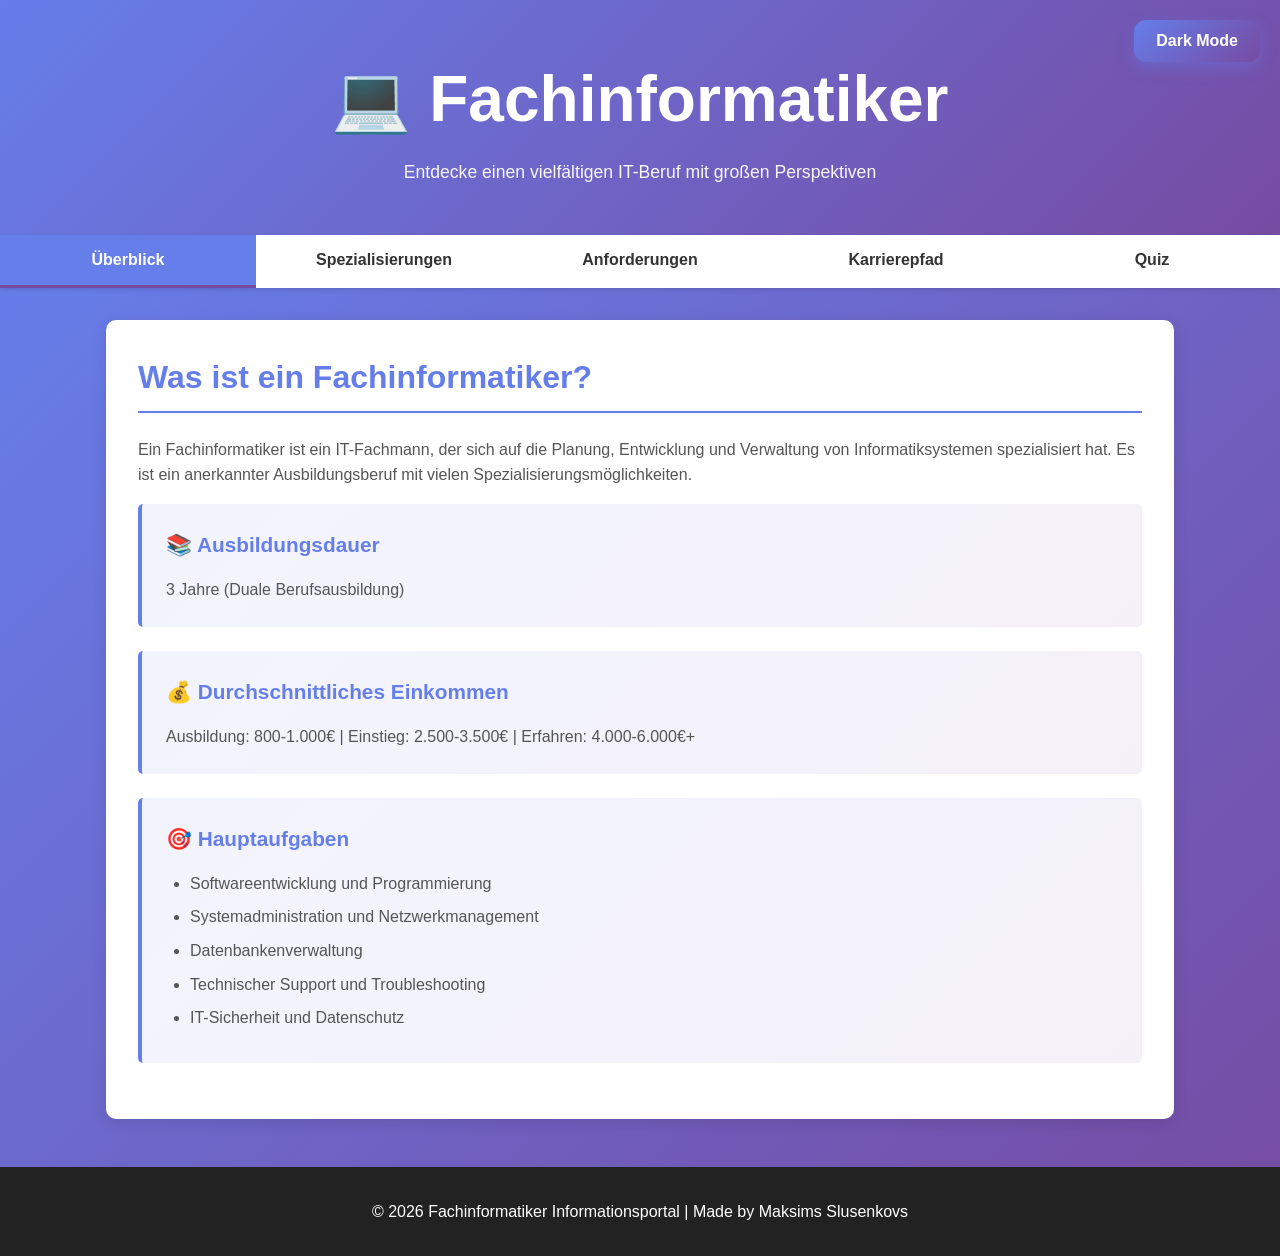
<file: index.html>
<!DOCTYPE html>
<html lang="de">
<head>
  <meta charset="UTF-8">
  <meta name="viewport" content="width=device-width, initial-scale=1.0">
  <title>Fachinformatiker - Berufsinformation</title>
  <link rel="stylesheet" href="style.css">
</head>
<body>

  <header>
    <h1>💻 Fachinformatiker</h1>
    <p>Entdecke einen vielfältigen IT-Beruf mit großen Perspektiven</p>
    <button id="darkModeToggle">Dark Mode</button>
  </header>

  <nav class="nav-tabs">
    <button class="nav-btn active" data-section="overview">Überblick</button>
    <button class="nav-btn" data-section="specializations">Spezialisierungen</button>
    <button class="nav-btn" data-section="requirements">Anforderungen</button>
    <button class="nav-btn" data-section="career">Karrierepfad</button>
    <button class="nav-btn" data-section="quiz">Quiz</button>
  </nav>

  <main>
    <!-- Überblick -->
    <section id="overview" class="content-section active">
      <h2>Was ist ein Fachinformatiker?</h2>
      <p>Ein Fachinformatiker ist ein IT-Fachmann, der sich auf die Planung, Entwicklung und Verwaltung von Informatiksystemen spezialisiert hat. Es ist ein anerkannter Ausbildungsberuf mit vielen Spezialisierungsmöglichkeiten.</p>
      
      <div class="info-box">
        <h3>📚 Ausbildungsdauer</h3>
        <p>3 Jahre (Duale Berufsausbildung)</p>
      </div>

      <div class="info-box">
        <h3>💰 Durchschnittliches Einkommen</h3>
        <p>Ausbildung: 800-1.000€ | Einstieg: 2.500-3.500€ | Erfahren: 4.000-6.000€+</p>
      </div>

      <div class="info-box">
        <h3>🎯 Hauptaufgaben</h3>
        <ul class="ddd">
          <li>Softwareentwicklung und Programmierung</li>
          <li>Systemadministration und Netzwerkmanagement</li>
          <li>Datenbankenverwaltung</li>
          <li>Technischer Support und Troubleshooting</li>
          <li>IT-Sicherheit und Datenschutz</li>
        </ul>
      </div>
    </section>

    <!-- Spezialisierungen -->
    <section id="specializations" class="content-section">
      <h2>Spezialisierungsrichtungen</h2>
      <p>Fachinformatiker können sich auf verschiedene Bereiche spezialisieren:</p>

      <div class="spec-toggle">
        <button class="toggle-btn" data-spec="anwendungsentwicklung">
          📱 Anwendungsentwicklung
        </button>
        <div id="anwendungsentwicklung" class="spec-content hidden">
          <h4>Anwendungsentwicklung</h4>
          <p>Spezialist für die Entwicklung von Software und Anwendungen</p>
          <ul>
            <li>Programmierung in verschiedenen Sprachen (Java, Python, C++, etc.)</li>
            <li>Web- und Mobile-Apps entwickeln</li>
            <li>Softwarearchitektur und Design Patterns</li>
            <li>Testing und Qualitätssicherung</li>
          </ul>
        </div>
      </div>

      <div class="spec-toggle">
        <button class="toggle-btn" data-spec="systemintegration">
          🔧 Systemintegration
        </button>
        <div id="systemintegration" class="spec-content hidden">
          <h4>Systemintegration</h4>
          <p>Spezialist für IT-Infrastruktur und Systemverwaltung</p>
          <ul>
            <li>Netzwerk- und Serveradministration</li>
            <li>IT-Sicherheit und Firewalls</li>
            <li>Backup und Disaster Recovery</li>
            <li>Hardware-Management und Installation</li>
          </ul>
        </div>
      </div>

      <div class="spec-toggle">
        <button class="toggle-btn" data-spec="datenbanken">
          🗄️ Datenbanken
        </button>
        <div id="datenbanken" class="spec-content hidden">
          <h4>Datenbankentwicklung</h4>
          <p>Spezialist für Datenverwaltung und -analyse</p>
          <ul>
            <li>SQL und NoSQL Datenbanken</li>
            <li>Datenbankdesign und -optimierung</li>
            <li>Data Warehousing</li>
            <li>Backup und Wiederherstellung</li>
          </ul>
        </div>
      </div>
      <div class="spec-toggle">
      <button class="toggle-btn" data-spec="digitale-vernetzung">
        🌐 Digitale Vernetzung
      </button>
      <div id="digitale-vernetzung" class="spec-content hidden">
      <h4>Digitale Vernetzung</h4>
      <p>Spezialist für IT-Systeme und Netzwerktechnik</p>
      <ul>
        <li>Netzwerkplanung und -konfiguration</li>
        <li>Router, Switches und Firewalls</li>
        <li>IT-Sicherheit und Verschlüsselung</li>
        <li>Cloud- und Serverlösungen</li>
      </ul>
    </div>
  </div>
    </section>

    <!-- Anforderungen -->
    <section id="requirements" class="content-section">
      <h2>Anforderungen & Fähigkeiten</h2>
      
      <h3>Technische Fähigkeiten</h3>
      <div class="skill-list">
        <div class="skill-item">
          <span>Programmierung</span>
          <div class="skill-bar"><div class="skill-fill" style="width: 90%;"></div></div>
        </div>
        <div class="skill-item">
          <span>Netzwerke</span>
          <div class="skill-bar"><div class="skill-fill" style="width: 85%;"></div></div>
        </div>
        <div class="skill-item">
          <span>Betriebssysteme</span>
          <div class="skill-bar"><div class="skill-fill" style="width: 88%;"></div></div>
        </div>
        <div class="skill-item">
          <span>Datenbanken</span>
          <div class="skill-bar"><div class="skill-fill" style="width: 82%;"></div></div>
        </div>
      </div>

      <h3>Persönliche Eigenschaften</h3>
      <ul>
        <li>✅ Logisches Denkvermögen</li>
        <li>✅ Problemlösungsfähigkeit</li>
        <li>✅ Geduld und Aufmerksamkeit für Details</li>
        <li>✅ Kommunikationsfähigkeit</li>
        <li>✅ Kontinuierliches Lernvermögen</li>
      </ul>

      <h3>Schulische Voraussetzungen</h3>
      <p>Idealerweise: Mittlere Reife oder Abitur, gute Noten in Mathematik und Informatik</p>
    </section>

    <!-- Karrierepfad -->
    <section id="career" class="content-section">
      <h2>Karrierepfad & Perspektiven</h2>
      
      <div class="career-path">
        <div class="career-step">
          <h4>Ausbildung</h4>
          <p>3 Jahre Duale Ausbildung</p>
        </div>
        <div class="arrow">→</div>
        <div class="career-step">
          <h4>Junior Dev/Admin</h4>
          <p>1-2 Jahre Einstiegserfahrung</p>
        </div>
        <div class="arrow">→</div>
        <div class="career-step">
          <h4>Senior/Spezialist</h4>
          <p>3-5+ Jahre Erfahrung</p>
        </div>
        <div class="arrow">→</div>
        <div class="career-step">
          <h4>Führung/Architektur</h4>
          <p>Teamleitung oder IT-Architektur</p>
        </div>
      </div>

      <h3>Weitere Entwicklungsmöglichkeiten</h3>
      <ul>
        <li>Weiterbildung zum Techniker (2 Jahre)</li>
        <li>Master-Studium (2 Jahre)</li>
        <li>Spezialisierungen (Zertifikate: AWS, Azure, Cisco, etc.)</li>
        <li>Selbstständigkeit/Freelancing</li>
      </ul>

      <h3>Arbeitgeber</h3>
      <p>Fachinformatiker sind in nahezu allen Branchen gefragt:</p>
      <ul>
        <li>IT-Unternehmen</li>
        <li>Banken und Versicherungen</li>
        <li>Industrie und Produktion</li>
        <li>E-Commerce und Startups</li>
        <li>Behörden und öffentliche Dienste</li>
      </ul>
    </section>

    <!-- Quiz -->
  
<section id="quiz" class="content-section">
  <h2>Fachinformatiker-Quiz</h2>
  <p>Teste Dein Wissen! Welche Aussagen stimmen?</p>

  <div class="quiz-container">

    <div class="quiz-question" data-question="1">
      <p><strong>1. Ein Fachinformatiker arbeitet oft im Team?</strong></p>
      <button class="quiz-option" data-answer="true">✓ Richtig</button>
      <button class="quiz-option" data-answer="false">✗ Falsch</button>
    </div>

    <div class="quiz-question" data-question="2">
      <p><strong>2. Fachinformatiker müssen keine Kunden beraten?</strong></p>
      <button class="quiz-option" data-answer="false">✓ Richtig</button>
      <button class="quiz-option" data-answer="true">✗ Falsch</button>
    </div>

    <div class="quiz-question" data-question="3">
      <p><strong>3. Es gibt die Fachrichtung Anwendungsentwicklung?</strong></p>
      <button class="quiz-option" data-answer="true">✓ Richtig</button>
      <button class="quiz-option" data-answer="false">✗ Falsch</button>
    </div>

    <div class="quiz-question" data-question="4">
      <p><strong>4. Ein Fachinformatiker installiert und wartet IT-Systeme?</strong></p>
      <button class="quiz-option" data-answer="true">✓ Richtig</button>
      <button class="quiz-option" data-answer="false">✗ Falsch</button>
    </div>

    <div class="quiz-question" data-question="5">
      <p><strong>5. Mathematik und logisches Denken sind unwichtig?</strong></p>
      <button class="quiz-option" data-answer="false">✓ Richtig</button>
      <button class="quiz-option" data-answer="true">✗ Falsch</button>
    </div>

    <div class="quiz-question" data-question="6">
      <p><strong>6. Die Ausbildung ist eine duale Ausbildung?</strong></p>
      <button class="quiz-option" data-answer="true">✓ Richtig</button>
      <button class="quiz-option" data-answer="false">✗ Falsch</button>
    </div>

  </div>

  <button id="checkBtn">Quiz prüfen</button>
  <button id="resetBtn">Zurücksetzen</button>

  <p id="finalResult"></p>
</section>


    </section>
  </main>

  <footer>
    <p>&copy; 2026 Fachinformatiker Informationsportal | Made by Maksims Slusenkovs</p>
  </footer>

  <script src="script.js"></script>
</body>
</html>
</file>
<file: style.css>
* {
  margin: 0;
  padding: 0;
  box-sizing: border-box;
}

body {
  font-family: 'Segoe UI', Tahoma, Geneva, Verdana, sans-serif;
  background: linear-gradient(135deg, #667eea 10%, #764ba2 100%);
  color: #333;
  line-height: 1.6;
  min-height: 100vh;
}

header {
  background: linear-gradient(135deg, #667eea 0%, #764ba2 100%);
  color: white;
  padding: 3rem 2rem;
  text-align: center;
  box-shadow: 0 4px 6px rgba(0, 0, 0, 0.1);
}

header h1 {
  font-size: 4rem;
  margin-bottom: 0.5rem;
  font-weight: 700;
}

header p {
  font-size: 1.1rem;
  opacity: 0.95;
}

nav.nav-tabs {
  background: white;
  padding: 0;
  display: flex;
  flex-wrap: wrap;
  gap: 0;
  box-shadow: 0 2px 4px rgba(0, 0, 0, 0.1);
  position: sticky;
  top: 0;
  z-index: 100;
}

.nav-btn {
  flex: 1;
  padding: 1rem;
  border: none;
  background: white;
  color: #333;
  font-size: 1rem;
  font-weight: 600;
  cursor: pointer;
  transition: all 0.3s ease;
  border-bottom: 3px solid transparent;
  min-width: 100px;
}

.nav-btn:hover {
  background: rgb(213, 213, 213);
}

.nav-btn.active {
  background: #667eea;
  color: white;
  border-bottom: 3px solid #764ba2;
}

main {
  max-width: 1100px;
  margin: 2rem auto;
  padding: 0 1rem;
}

.content-section {
  display: none;
  background: white;
  padding: 2rem;
  border-radius: 10px;
  box-shadow: 0 4px 15px rgba(0, 0, 0, 0.1);
  animation: fadeIn 0.3s ease-in;
}

.content-section.active {
  display: block;
}

@keyframes fadeIn {
  from {
    opacity: 0;
    transform: translateY(10px);
  }
  to {
    opacity: 1;
    transform: translateY(0);
  }
}

.content-section h2 {
  color: #667eea;
  margin-bottom: 1.5rem;
  font-size: 2rem;
  border-bottom: 2px solid #667eea;
  padding-bottom: 0.5rem;
}

.content-section h3 {
  color: #764ba2;
  margin-top: 1.5rem;
  margin-bottom: 1rem;
  font-size: 1.3rem;
}

.content-section h4 {
  color: #667eea;
  margin-bottom: 0.5rem;
}

.content-section p {
  margin-bottom: 1rem;
  color: #555;
}

.content-section ul {
  margin-left: 1.5rem;
  margin-bottom: 1rem;
}

.content-section li {
  margin-bottom: 0.5rem;
  color: #555;
}

/* Info Boxes */
.info-box {
  background: linear-gradient(135deg, #667eea15 0%, #764ba215 100%);
  border-left: 4px solid #667eea;
  padding: 1.5rem;
  margin-bottom: 1.5rem;
  border-radius: 5px;
}

.info-box h3 {
  color: #667eea;
  margin-top: 0;
}

.info-box p {
  margin-bottom: 0;
}

.info-box ul {
  margin-bottom: 0;
}

/* Specializations */
.spec-toggle {
  margin-bottom: 1rem;
}

.toggle-btn {
  width: 100%;
  padding: 1rem;
  background: #667eea;
  color: white;
  border: none;
  border-radius: 5px;
  font-size: 1rem;
  font-weight: 600;
  cursor: pointer;
  transition: all 0.3s ease;
  text-align: left;
  display: flex;
  justify-content: space-between;
  align-items: center;
}

.toggle-btn:hover {
  background: #764ba2;
  transform: translateX(5px);
}

.toggle-btn::after {
  content: '▼';
  transition: transform 0.3s ease;
  display: inline-block;
}

.toggle-btn.active::after {
  transform: rotate(180deg);
}

.spec-content {
  background: #f9f9f9;
  padding: 1.5rem;
  margin-top: 0.5rem;
  border-radius: 5px;
  border-left: 4px solid #764ba2;
  animation: slideDown 0.3s ease-in;
}

.spec-content.hidden {
  display: none;
}

@keyframes slideDown {
  from {
    opacity: 0;
    max-height: 0;
  }
  to {
    opacity: 1;
    max-height: 500px;
  }
}

.spec-content h4 {
  margin-top: 0;
}

.spec-content ul {
  margin-bottom: 0;
}

/* Skills */
.skill-list {
  margin-bottom: 1.5rem;
}

.skill-item {
  margin-bottom: 1.5rem;
}

.skill-item span {
  display: block;
  margin-bottom: 0.5rem;
  font-weight: 600;
  color: #333;
}

.skill-bar {
  background: #e0e0e0;
  height: 20px;
  border-radius: 10px;
  overflow: hidden;
}

.skill-fill {
  background: linear-gradient(90deg, #667eea, #764ba2);
  height: 100%;
  border-radius: 10px;
  transition: width 0.5s ease;
}

/* Career Path */
.career-path {
  display: flex;
  justify-content: space-between;
  align-items: center;
  margin: 2rem 0;
  gap: 1rem;
  flex-wrap: wrap;
}

.career-step {
  flex: 1;
  background: linear-gradient(135deg, #667eea15 0%, #764ba215 100%);
  padding: 1.5rem;
  border-radius: 10px;
  border: 2px solid #667eea;
  text-align: center;
  min-width: 150px;
  transition: transform 0.3s ease;
}

.career-step:hover {
  transform: translateY(-5px);
  box-shadow: 0 4px 15px rgba(102, 126, 234, 0.2);
}

.career-step h4 {
  margin-bottom: 0.5rem;
  color: #667eea;
}

.career-step p {
  margin-bottom: 0;
  font-size: 0.9rem;
  color: #666;
}

.arrow {
  font-size: 1.5rem;
  color: #667eea;
  font-weight: bold;
  text-align: center;
  min-width: 30px;
}

/* Quiz */
.quiz-container {
  margin: 2rem 0;
}

.quiz-question {
  background: #f9f9f9;
  padding: 1.5rem;
  margin-bottom: 1.5rem;
  border-radius: 8px;
  border-left: 4px solid #667eea;
}

.quiz-question p:first-child {
  margin-bottom: 1rem;
  font-size: 1.05rem;
}

.quiz-option {
  background: #667eea;
  color: white;
  border: none;
  padding: 0.75rem 1.5rem;
  margin-right: 1rem;
  margin-bottom: 0.5rem;
  border-radius: 5px;
  cursor: pointer;
  font-weight: 600;
  transition: all 0.3s ease;
}

.quiz-option:hover {
  background: #764ba2;
  transform: scale(1.05);
}

.quiz-result {
  margin-top: 0.5rem;
  font-weight: 600;
  font-size: 1.1rem;
}

.reset-btn {
  background: #e74c3c;
  color: white;
  border: none;
  padding: 0.75rem 2rem;
  border-radius: 5px;
  cursor: pointer;
  font-weight: 600;
  font-size: 1rem;
  transition: all 0.3s ease;
}

.reset-btn:hover {
  background: #c0392b;
  transform: scale(1.05);
}

/* Footer */
footer {
  background: #222;
  color: white;
  text-align: center;
  padding: 2rem;
  margin-top: 3rem;
}

footer p {
  margin: 0;
}
/* Toggle Button */
.spec-toggle {
  margin-bottom: 1rem;
}

.toggle-btn {
  width: 100%;
  padding: 1rem;
  background: linear-gradient(135deg, #667eea, #764ba2);
  color: white;
  border: none;
  border-radius: 8px;
  font-size: 1rem;
  font-weight: 600;
  cursor: pointer;
  display: flex;
  justify-content: space-between;
  align-items: center;
  transition: all 0.3s ease;
}

.toggle-btn:hover {
  transform: translateX(5px);
  background: linear-gradient(135deg, #764ba2, #667eea);
}

/* Pfeil */
.toggle-btn::after {
  content: "▼";
  transition: transform 0.3s ease;
}

.toggle-btn.active::after {
  transform: rotate(180deg);
}

/* Content */
.spec-content {
  background: #f5f5f5;
  padding: 1rem;
  margin-top: 0.5rem;
  border-radius: 8px;
  border-left: 4px solid #667eea;
  animation: fadeIn 0.3s ease-in;
}

.spec-content.hidden {
  display: none;
}

/* Kleine Animation */
@keyframes fadeIn {
  from {
    opacity: 0;
    transform: translateY(-5px);
  }
  to {
    opacity: 1;
    transform: translateY(0);
  }
}
/* Responsive */
@media (max-width: 768px) {
  header h1 {
    font-size: 2rem;
  }

  nav.nav-tabs {
    flex-direction: column;
  }

  .nav-btn {
    min-width: 100%;
    border-bottom: none;
    border-left: 3px solid transparent;
  }

  .nav-btn.active {
    border-left: 3px solid #764ba2;
    border-bottom: none;
  }

  .career-path {
    flex-direction: column;
  }

  .arrow {
    transform: rotate(90deg);
  }

  .quiz-option {
    display: block;
    width: 100%;
    margin-right: 0;
    margin-bottom: 0.5rem;
  }

  .content-section {
    padding: 1rem;
  }

  main {
    margin: 1rem auto;
  }
}
.quiz-option {
  padding: 10px 18px;
  margin: 5px;
  border-radius: 8px;
  border: 2px solid #3498db;
  background: #3498db;
  cursor: pointer;
  transition: 0.2s;
}

.quiz-option:hover {
  background: #3498db;
  color: white;
}

.quiz-option.selected {
  background: #2ecc71;
  color: white;
  border-color: #27ae60;
}
#checkBtn,
#resetBtn {
  padding: 12px 25px;
  margin: 15px 10px 0 0;
  border: none;
  border-radius: 10px;
  font-size: 16px;
  font-weight: 600;
  cursor: pointer;
  transition: all 0.3s ease;
}

/* Quiz prüfen Button */
#checkBtn {
  background: linear-gradient(135deg, #2ecc71, #27ae60);
  color: white;
  box-shadow: 0 4px 10px rgba(39, 174, 96, 0.3);
}

#checkBtn:hover {
  transform: translateY(-3px);
  box-shadow: 0 6px 15px rgba(39, 174, 96, 0.4);
}

/* Reset Button */
#resetBtn {
  background: linear-gradient(135deg, #e74c3c, #c0392b);
  color: white;
  box-shadow: 0 4px 10px rgba(231, 76, 60, 0.3);
}

#resetBtn:hover {
  transform: translateY(-3px);
  box-shadow: 0 6px 15px rgba(231, 76, 60, 0.4);
}
/* Dark Mode Grundfarben */
body.dark-mode {
  background: #121212;
  color: #ffffff;
}
body.dark-mode{
  color: white;
}
body.dark-mode ul{
  color: white;
}
body.dark-mode .ddd{
  color: white;
}

body.dark-mode header {
  background: #2b2b3a;
  color: #ffffff;
  box-shadow: 0 4px 10px rgba(0,0,0,0.5);
}

body.dark-mode nav.nav-tabs {
  background: #1f1f2e;
  box-shadow: 0 2px 8px rgba(0,0,0,0.5);
}

body.dark-mode .nav-btn {
  background: #1f1f2e;
  color: #e0e0e0;
  border-bottom: 3px solid transparent;
}

body.dark-mode .nav-btn.active {
  background: #764ba2;
  color: #fff;
  border-bottom: 3px solid #667eea;
}

body.dark-mode .content-section {
  background: #1e1e2e;
  color: #e0e0e0;
  border-radius: 12px;
  box-shadow: 0 6px 15px rgba(0,0,0,0.5);
}

body.dark-mode .info-box {
  background: #2a2a3d;
  border-left: 6px solid #764ba2;
  color: #e0e0e0;
}

body.dark-mode .toggle-btn {
  padding: 50px;
  margin: 50px;
  background: #764ba2;
  color: #fff;
}

body.dark-mode .toggle-btn:hover {
  background: #667eea;
}

body.dark-mode .spec-content {
  background: #2a2a3d;
  border-left: 4px solid #667eea;
  color: #e0e0e0;
}

body.dark-mode .skill-bar {
  background: #33334d;
}

body.dark-mode .skill-fill {
  background: linear-gradient(90deg, #764ba2, #667eea);
  margin: 50px;
}

body.dark-mode .career-step {
  background: #2a2a3d;
  border: 2px solid #764ba2;
  color: #e0e0e0;
}

body.dark-mode .quiz-question {
  background: #2a2a3d;
  border-left: 6px solid #764ba2;
  color: #e0e0e0;
}

body.dark-mode .quiz-option {
  background: #764ba2;
  color: #fff;
}

body.dark-mode .quiz-option:hover {
  background: #667eea;
}

body.dark-mode #checkBtn {
  background: #27ae60;
}

body.dark-mode #resetBtn {
  background: #c0392b;
}

body.dark-mode footer {
  background: #111;
  color: #e0e0e0;
}
#darkModeToggle {
  position:absolute;        /* Immer sichtbar, z.B. rechts oben */
  top: 20px;
  right: 20px;
  padding: 12px 22px;
  background: linear-gradient(135deg, #667eea, #764ba2);
  color: white;
  font-weight: 700;
  font-size: 16px;
  border: none;
  border-radius: 12px;
  cursor: pointer;
  box-shadow: 0 6px 15px rgba(102, 126, 234, 0.4);
  transition: all 0.3s ease, transform 0.2s ease;
  z-index: 999;  /* Damit es über allem liegt */
}

/* Hover Effekt */
#darkModeToggle:hover {
  transform: translateY(-2px) scale(1.05);
  box-shadow: 0 8px 20px rgba(102, 126, 234, 0.5);
  background: linear-gradient(135deg, #764ba2, #667eea);
}

/* Aktiver Dark Mode Zustand (optional) */
body.dark-mode #darkModeToggle {
  background: linear-gradient(135deg, #27ae60, #2ecc71);
  box-shadow: 0 6px 15px rgba(46, 204, 113, 0.4);
  color: white;
}

body.dark-mode #darkModeToggle:hover {
  transform: translateY(-2px) scale(1.05);
  box-shadow: 0 8px 20px rgba(46, 204, 113, 0.5);
}
/* Dark Mode Grundfarben */
body.dark-mode {
  background: #121212;
  color: #ffffff; /* Standard Schriftfarbe hell */
  transition: background 0.3s ease, color 0.3s ease;
}

/* Header */
body.dark-mode header {
  background: #1f1f2e;
  color: #ffffff;
}

/* Navigation */
body.dark-mode .nav-btn {
  background: #1f1f2e;
  color: #ffffff;
}

body.dark-mode .nav-btn.active {
  background: #764ba2;
  color: #ffffff;
}

/* Content Sektionen */
body.dark-mode .content-section,
body.dark-mode .info-box,
body.dark-mode .spec-content,
body.dark-mode .career-step,
body.dark-mode .quiz-question {
  background: #1e1e2e;
  color: #ffffff;
  border-color: #764ba2;
}

/* Skills */
body.dark-mode .skill-item span {
  color: #ffffff;
}

body.dark-mode .skill-fill {
  background: linear-gradient(90deg, #764ba2, #667eea);
}

/* Buttons */
body.dark-mode .quiz-option {
  background: #764ba2;
  color: #ffffff;
  border: none;
}

body.dark-mode .quiz-option.selected,
body.dark-mode .quiz-option.correct,
body.dark-mode .quiz-option.wrong {
  color: #ffffff;
}

body.dark-mode #checkBtn {
  background: #27ae60;
  color: #ffffff;
}

body.dark-mode #resetBtn {
  background: #c0392b;
  color: #ffffff;
}

/* Footer */
body.dark-mode footer {
  background: #111;
  color: #ffffff;
}

/* Dark Mode Button */
body.dark-mode #darkModeToggle {
  background: linear-gradient(135deg, #27ae60, #2ecc71);
  color: #ffffff;
}
/* ========================= */
/* 📱 HANDY OPTIMIERUNG */
/* ========================= */

@media (max-width: 600px) {

  /* Header kleiner */
  header {
    padding: 2rem 1rem;
  }

  header h1 {
    font-size: 1.8rem;
  }

  header p {
    font-size: 0.95rem;
  }

  /* Navigation untereinander */
  nav.nav-tabs {
    flex-direction: column;
  }

  .nav-btn {
    width: 100%;
    font-size: 0.95rem;
    padding: 0.9rem;
  }

  /* Content kompakter */
  main {
    margin: 1rem auto;
    padding: 0 0.8rem;
  }

  .content-section {
    padding: 1rem;
  }

  .content-section h2 {
    font-size: 1.4rem;
  }

  .content-section h3 {
    font-size: 1.1rem;
  }

  /* Karrierepfad untereinander */
  .career-path {
    flex-direction: column;
    gap: 0.5rem;
  }

  .arrow {
    transform: rotate(90deg);
  }

  /* Quiz Buttons untereinander */
  .quiz-option {
    width: 100%;
    margin: 0.4rem 0;
  }

  #checkBtn,
  #resetBtn {
    width: 100%;
    margin: 0.5rem 0;
  }

  /* Dark Mode Button kleiner + fix */
  #darkModeToggle {
    position: fixed;
    top: 10px;
    right: 10px;
    padding: 8px 14px;
    font-size: 14px;
  }

}
</file>
